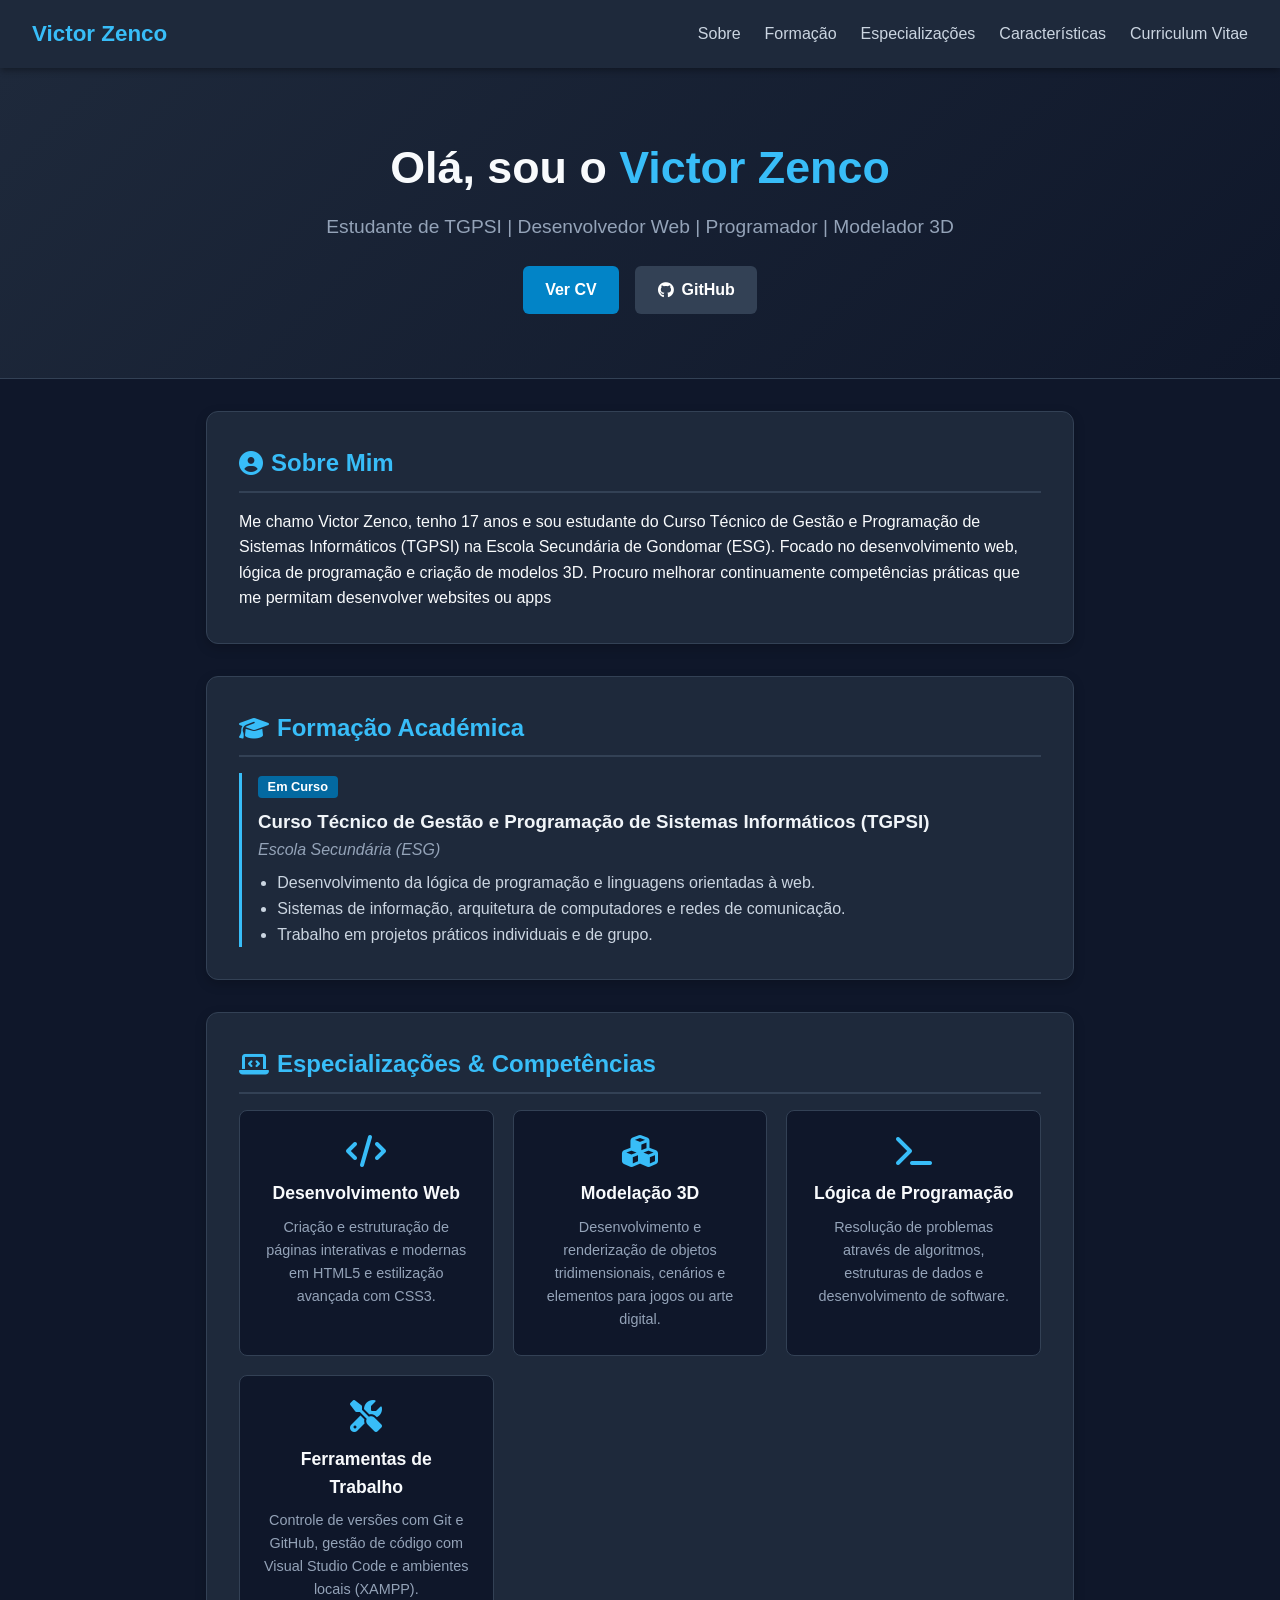
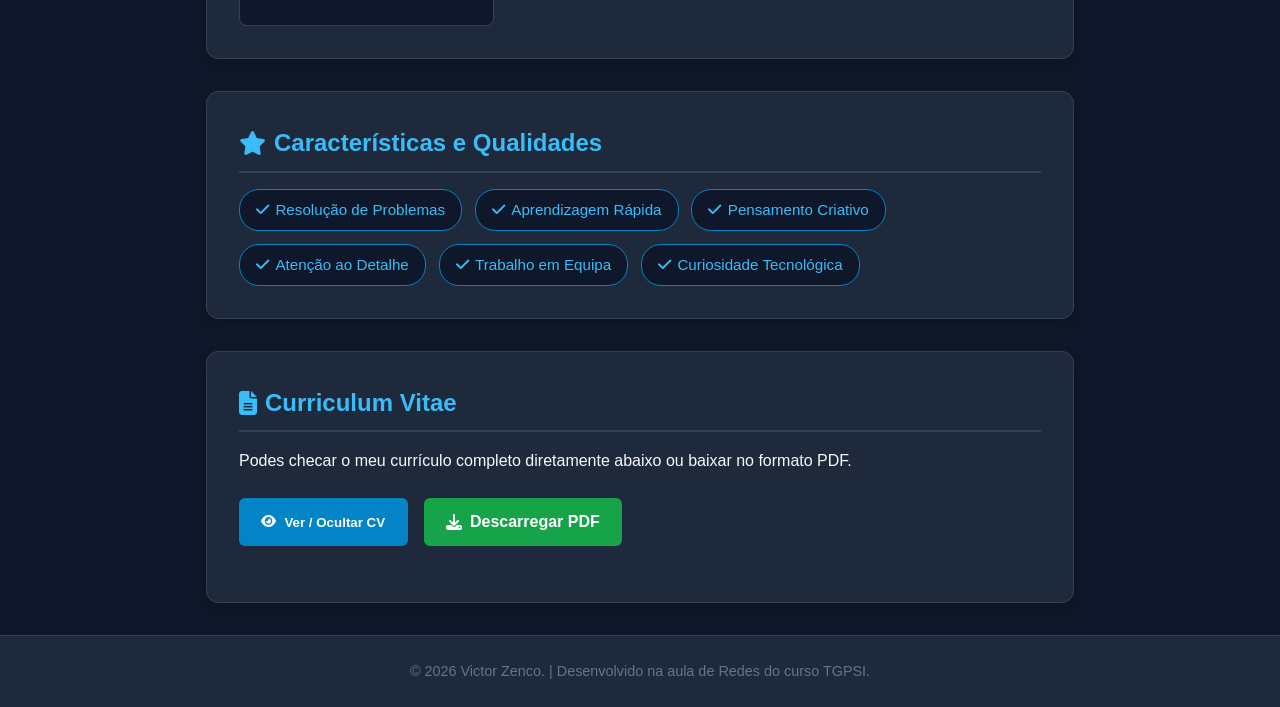
<file: index.html>
<!DOCTYPE html>
<html lang="pt">
<head>
    <meta charset="UTF-8">
    <meta name="viewport" content="width=device-width, initial-scale=1.0">
    <title>Portfólio & Página Pessoal - Victor Zenco</title>
    <link rel="stylesheet" href="style.css">
    <!-- Ícones Font Awesome para um toque profissional -->
    <link rel="stylesheet" href="https://cdnjs.cloudflare.com/ajax/libs/font-awesome/6.4.0/css/all.min.css">
</head>
<body>

    <!-- Navegação -->
    <nav class="navbar">
        <div class="logo">Victor Zenco</div>
        <ul class="nav-links">
            <li><a href="#sobre">Sobre</a></li>
            <li><a href="#formacao">Formação</a></li>
            <li><a href="#especializacoes">Especializações</a></li>
            <li><a href="#caracteristicas">Características</a></li>
            <li><a href="#cv">Curriculum Vitae</a></li>
        </ul>
    </nav>

    <!-- Cabeçalho / Hero -->
    <header class="hero">
        <div class="hero-content">
            <h1>Olá, sou o <span>Victor Zenco</span></h1>
            <p class="tagline">Estudante de TGPSI | Desenvolvedor Web | Programador | Modelador 3D</p>
            <div class="hero-buttons">
                <a href="#cv" class="btn btn-primary">Ver CV</a>
                <a href="https://github.com/Znkco-ui" target="_blank" class="btn btn-secondary"><i class="fab fa-github"></i> GitHub</a>
            </div>
        </div>
    </header>

    <main class="container">

        <section id="sobre" class="card">
            <h2><i class="fas fa-user-circle"></i> Sobre Mim</h2>
            <p>
                Me chamo Victor Zenco, tenho 17 anos e sou estudante do Curso Técnico de Gestão e Programação de Sistemas Informáticos (TGPSI) na Escola Secundária de Gondomar (ESG). Focado no desenvolvimento web, lógica de programação e criação de modelos 3D. Procuro melhorar continuamente competências práticas que me permitam desenvolver websites ou apps
            </p>
        </section>

        <section id="formacao" class="card">
            <h2><i class="fas fa-graduation-cap"></i> Formação Académica</h2>
            <div class="timeline">
                <div class="timeline-item">
                    <span class="date">Em Curso</span>
                    <h3>Curso Técnico de Gestão e Programação de Sistemas Informáticos (TGPSI)</h3>
                    <p class="institution">Escola Secundária (ESG)</p>
                    <ul>
                        <li>Desenvolvimento da lógica de programação e linguagens orientadas à web.</li>
                        <li>Sistemas de informação, arquitetura de computadores e redes de comunicação.</li>
                        <li>Trabalho em projetos práticos individuais e de grupo.</li>
                    </ul>
                </div>
            </div>
        </section>

        <section id="especializacoes" class="card">
            <h2><i class="fas fa-laptop-code"></i> Especializações & Competências</h2>
            <div class="skills-grid">
                
                <div class="skill-box">
                    <i class="fas fa-code"></i>
                    <h3>Desenvolvimento Web</h3>
                    <p>Criação e estruturação de páginas interativas e modernas em HTML5 e estilização avançada com CSS3.</p>
                </div>

                <div class="skill-box">
                    <i class="fas fa-cubes"></i>
                    <h3>Modelação 3D</h3>
                    <p>Desenvolvimento e renderização de objetos tridimensionais, cenários e elementos para jogos ou arte digital.</p>
                </div>

                <div class="skill-box">
                    <i class="fas fa-terminal"></i>
                    <h3>Lógica de Programação</h3>
                    <p>Resolução de problemas através de algoritmos, estruturas de dados e desenvolvimento de software.</p>
                </div>

                <div class="skill-box">
                    <i class="fas fa-tools"></i>
                    <h3>Ferramentas de Trabalho</h3>
                    <p>Controle de versões com Git e GitHub, gestão de código com Visual Studio Code e ambientes locais (XAMPP).</p>
                </div>

            </div>
        </section>

        <section id="caracteristicas" class="card">
            <h2><i class="fas fa-star"></i> Características e Qualidades</h2>
            <div class="badge-container">
                <span class="badge"><i class="fas fa-check"></i> Resolução de Problemas</span>
                <span class="badge"><i class="fas fa-check"></i> Aprendizagem Rápida</span>
                <span class="badge"><i class="fas fa-check"></i> Pensamento Criativo</span>
                <span class="badge"><i class="fas fa-check"></i> Atenção ao Detalhe</span>
                <span class="badge"><i class="fas fa-check"></i> Trabalho em Equipa</span>
                <span class="badge"><i class="fas fa-check"></i> Curiosidade Tecnológica</span>
            </div>
        </section>

        <section id="cv" class="card">
            <h2><i class="fas fa-file-alt"></i> Curriculum Vitae</h2>
            <p>Podes checar o meu currículo completo diretamente abaixo ou baixar no formato PDF.</p>
            
            <div class="botoes-cv">
                <button onclick="alternarCV()" class="btn btn-primary"><i class="fas fa-eye"></i> Ver / Ocultar CV</button>
                <a href="CV.zenco.pdf" download="CV_Victor_Zenco.pdf" class="btn btn-success"><i class="fas fa-download"></i> Descarregar PDF</a>
            </div>

            <div id="cv-preview" class="cv-oculto">
                <iframe src="CV.zenco.pdf" width="100%" height="650px">
                    O teu navegador não suporta a visualização de PDFs. <a href="CV.zenco.pdf">Clique aqui para descarregar</a>.
                </iframe>
            </div>
        </section>

    </main>

    <footer>
        <p>&copy; 2026 Victor Zenco. | Desenvolvido na aula de Redes do curso TGPSI.</p>
    </footer>

    <script>
        function alternarCV() {
            var cvElemento = document.getElementById("cv-preview");
            if (cvElemento.style.display === "none" || cvElemento.style.display === "") {
                cvElemento.style.display = "block";
            } else {
                cvElemento.style.display = "none";
            }
        }
    </script>

</body>
</html>
</file>
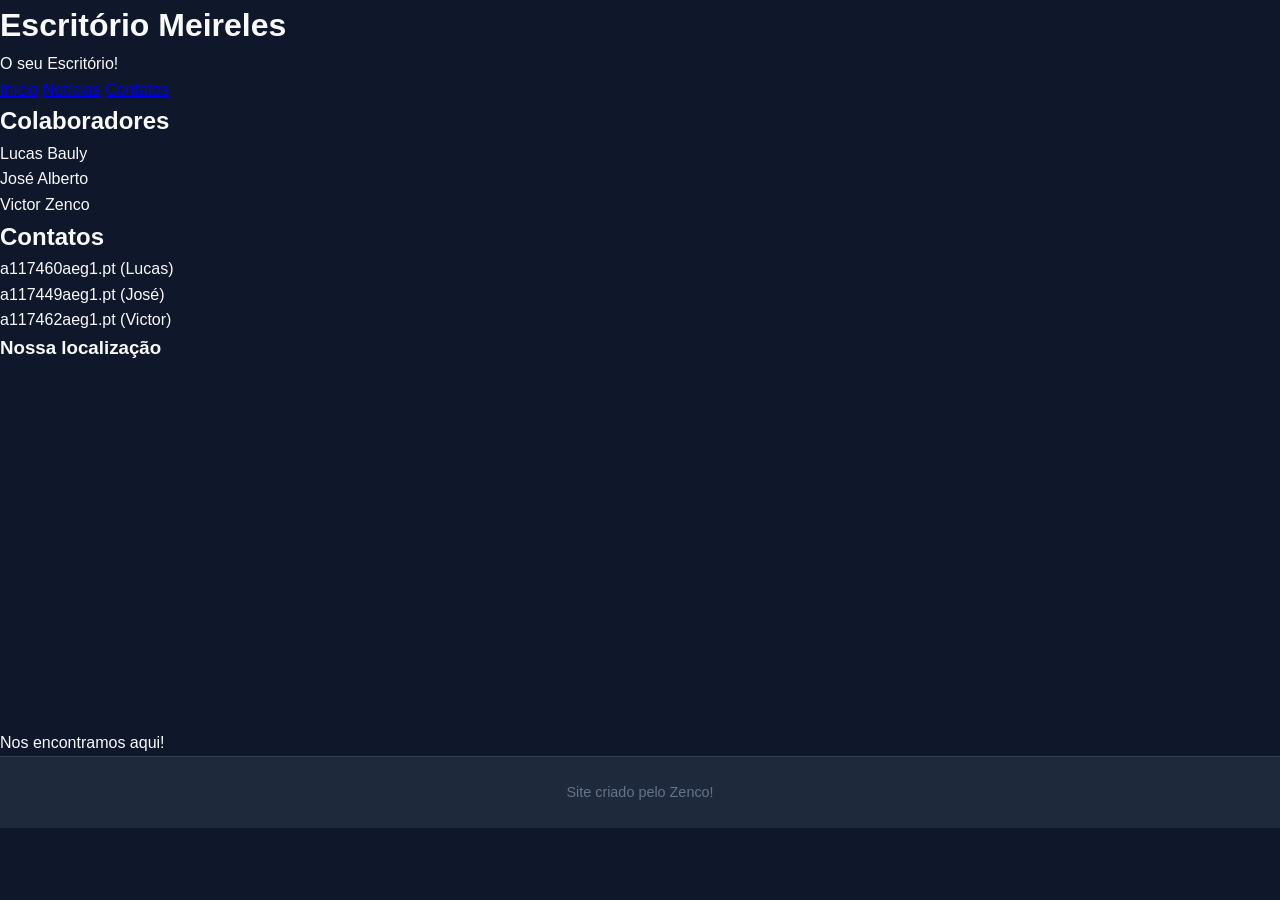
<file: contatos.html>
<!DOCTYPE html>
<html lang="pt-pt">
<head>
    <meta charset="UTF-8">
    <title>Escritório Meireles</title>
    <link rel="stylesheet" href="style.css">
    <meta name="viewport" content="width=device-width, initial-scale=1.0">
</head>
<body>
    <header>
        <h1>Escritório Meireles</h1>
        <p>O seu Escritório!</p>
    </header>
    <nav>
        <a href="index.html">Início</a>
        <a href="noticias.html">Notícias</a>
        <a href="contatos.html">Contatos</a>
    </nav>
    <main>
        <article>
            <h1>Colaboradores</h1>
            <p class="col">Lucas Bauly</p>
            <p class="col">José Alberto</p>
            <p class="col">Victor Zenco</p>
            <h2>Contatos</h2>
            <p class="conta">a117460aeg1.pt (Lucas)</p>
            <p class="conta">a117449aeg1.pt (José)</p>
            <p class="conta">a117462aeg1.pt (Victor)</p>
            <aside>
                <h3>Nossa localização</h3>
                <iframe src="https://google.com/maps?q=Escola+Secund%C3%A1ria+de+Gondomar,+Porto&output=embed" width="100%" height="350" style="border:0; border-radius: 4px; margin-top: 10px;" allowfullscreen="" loading="lazy" referrerpolicy="no-referrer-when-downgrade"></iframe>
                <p>Nos encontramos aqui!</p>
            </aside>
        </article>
    </main>
    <footer>
        <p>Site criado pelo Zenco!</p>
    </footer>
</body>
</html>
</file>
<file: style.css>
/* Reset Básico */
* {
    margin: 0;
    padding: 0;
    box-sizing: border-box;
    font-family: 'Segoe UI', Tahoma, Geneva, Verdana, sans-serif;
}

body {
    background-color: #0f172a;
    color: #f8fafc;
    line-height: 1.6;
}

/* Navegação */
.navbar {
    display: flex;
    justify-content: space-between;
    align-items: center;
    background-color: #1e293b;
    padding: 1rem 2rem;
    position: sticky;
    top: 0;
    z-index: 1000;
    box-shadow: 0 4px 6px -1px rgba(0, 0, 0, 0.3);
}

.navbar .logo {
    font-size: 1.4rem;
    font-weight: bold;
    color: #38bdf8;
}

.nav-links {
    display: flex;
    list-style: none;
    gap: 1.5rem;
}

.nav-links a {
    color: #cbd5e1;
    text-decoration: none;
    font-weight: 500;
    transition: color 0.3s;
}

.nav-links a:hover {
    color: #38bdf8;
}

/* Hero Section */
.hero {
    background: linear-gradient(135deg, #1e293b 0%, #0f172a 100%);
    text-align: center;
    padding: 4rem 1rem;
    border-bottom: 1px solid #334155;
}

.hero h1 {
    font-size: 2.8rem;
    margin-bottom: 0.5rem;
}

.hero h1 span {
    color: #38bdf8;
}

.hero .tagline {
    font-size: 1.2rem;
    color: #94a3b8;
    margin-bottom: 1.5rem;
}

.hero-buttons {
    display: flex;
    justify-content: center;
    gap: 1rem;
}

/* Content Container */
.container {
    max-width: 900px;
    margin: 2rem auto;
    padding: 0 1rem;
}

/* Cards de Secção */
.card {
    background-color: #1e293b;
    border-radius: 12px;
    padding: 2rem;
    margin-bottom: 2rem;
    box-shadow: 0 4px 12px rgba(0, 0, 0, 0.2);
    border: 1px solid #334155;
}

.card h2 {
    color: #38bdf8;
    margin-bottom: 1rem;
    display: flex;
    align-items: center;
    gap: 0.5rem;
    border-bottom: 2px solid #334155;
    padding-bottom: 0.5rem;
}

/* Linha do Tempo (Formação) */
.timeline-item {
    padding-left: 1rem;
    border-left: 3px solid #38bdf8;
    margin-top: 1rem;
}

.timeline-item .date {
    background-color: #0369a1;
    color: #fff;
    font-size: 0.8rem;
    padding: 0.2rem 0.6rem;
    border-radius: 4px;
    font-weight: bold;
}

.timeline-item h3 {
    margin-top: 0.5rem;
    color: #f1f5f9;
}

.timeline-item .institution {
    color: #94a3b8;
    font-style: italic;
    margin-bottom: 0.5rem;
}

.timeline-item ul {
    margin-left: 1.2rem;
    color: #cbd5e1;
}

/* Grid de Especializações */
.skills-grid {
    display: grid;
    grid-template-columns: repeat(auto-fit, minmax(200px, 1fr));
    gap: 1.2rem;
    margin-top: 1rem;
}

.skill-box {
    background-color: #0f172a;
    padding: 1.5rem;
    border-radius: 8px;
    border: 1px solid #334155;
    text-align: center;
    transition: transform 0.3s;
}

.skill-box:hover {
    transform: translateY(-5px);
    border-color: #38bdf8;
}

.skill-box i {
    font-size: 2rem;
    color: #38bdf8;
    margin-bottom: 0.8rem;
}

.skill-box h3 {
    margin-bottom: 0.5rem;
    font-size: 1.1rem;
}

.skill-box p {
    font-size: 0.9rem;
    color: #94a3b8;
}

/* Badges de Características */
.badge-container {
    display: flex;
    flex-wrap: wrap;
    gap: 0.8rem;
    margin-top: 1rem;
}

.badge {
    background-color: #0f172a;
    color: #38bdf8;
    border: 1px solid #0284c7;
    padding: 0.5rem 1rem;
    border-radius: 20px;
    font-size: 0.95rem;
    display: flex;
    align-items: center;
    gap: 0.4rem;
}

/* Botões Globais */
.btn {
    display: inline-flex;
    align-items: center;
    gap: 0.5rem;
    padding: 0.7rem 1.4rem;
    border-radius: 6px;
    text-decoration: none;
    font-weight: 600;
    cursor: pointer;
    border: none;
    transition: background-color 0.3s, transform 0.2s;
}

.btn-primary {
    background-color: #0284c7;
    color: white;
}

.btn-primary:hover {
    background-color: #0369a1;
}

.btn-secondary {
    background-color: #334155;
    color: white;
}

.btn-secondary:hover {
    background-color: #475569;
}

.btn-success {
    background-color: #16a34a;
    color: white;
}

.btn-success:hover {
    background-color: #15803d;
}

.botoes-cv {
    margin: 1.5rem 0;
    display: flex;
    gap: 1rem;
}

/* PDF Preview */
.cv-oculto {
    display: none;
    margin-top: 1.5rem;
}

iframe {
    border: 1px solid #334155;
    border-radius: 8px;
}

/* Rodapé */
footer {
    text-align: center;
    padding: 1.5rem;
    background-color: #1e293b;
    color: #64748b;
    font-size: 0.9rem;
    border-top: 1px solid #334155;
}
</file>
